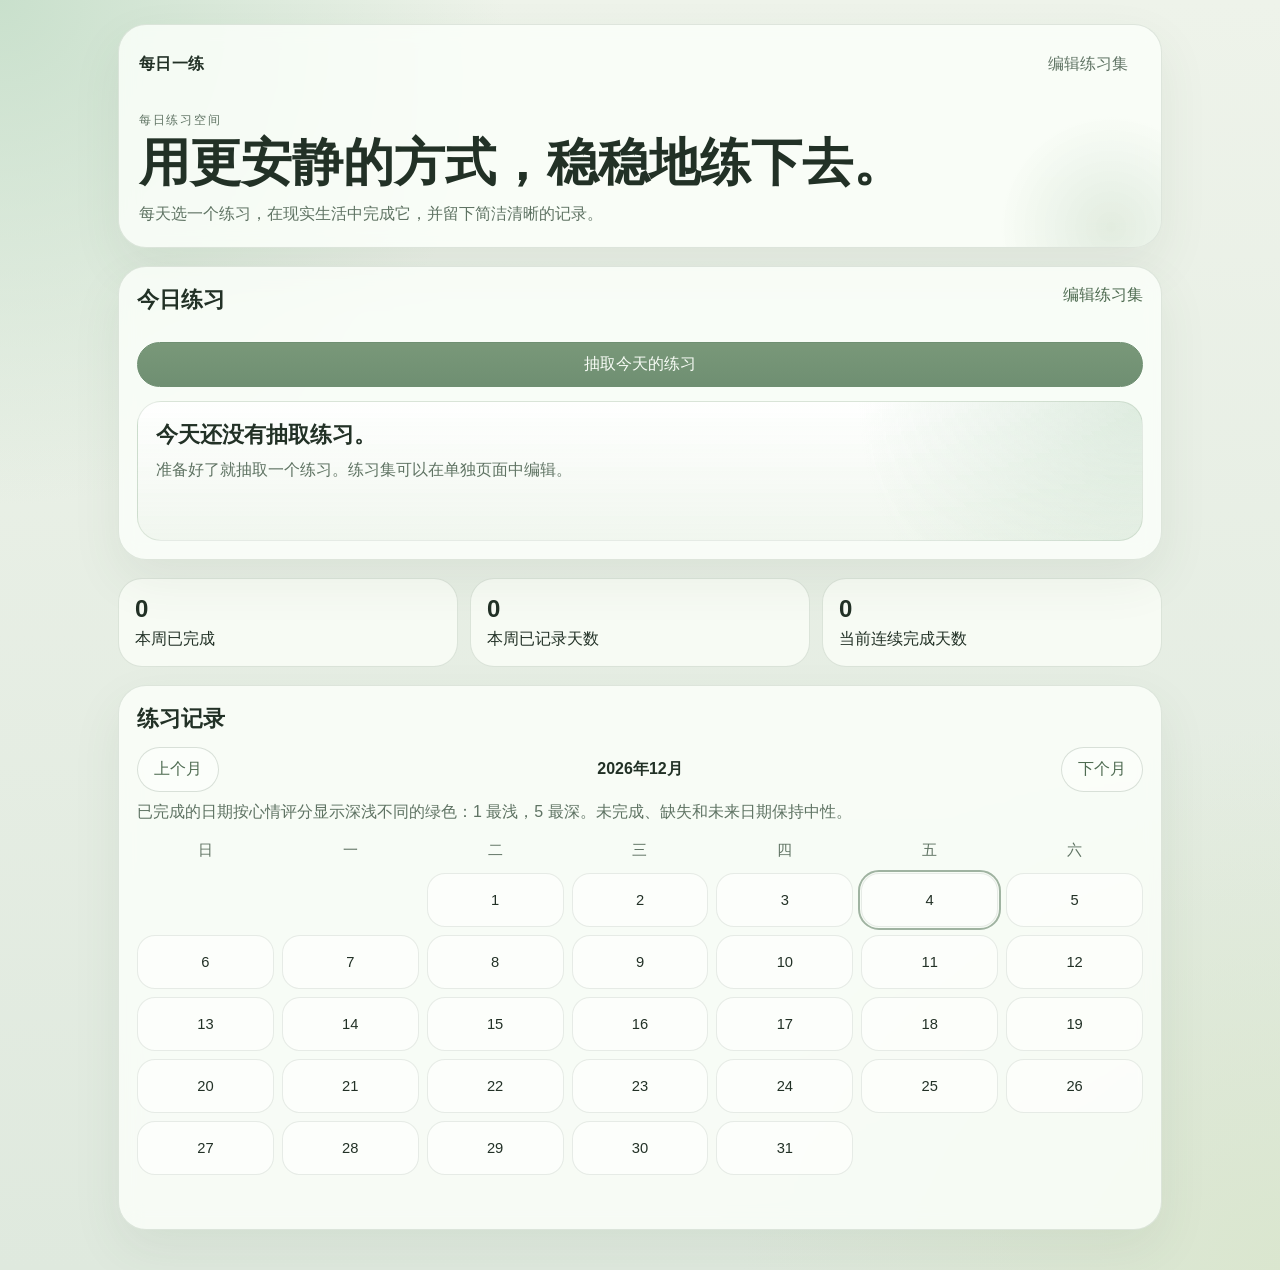
<file: index.html>
<!doctype html>
<html lang="zh-CN">
  <head>
    <meta charset="UTF-8" />
    <meta name="viewport" content="width=device-width, initial-scale=1.0" />
    <meta name="theme-color" content="#8ea889" />
    <meta name="apple-mobile-web-app-capable" content="yes" />
    <meta name="apple-mobile-web-app-status-bar-style" content="default" />
    <link rel="icon" href="icons/icon-192.png" sizes="192x192" />
    <link rel="apple-touch-icon" href="icons/icon-192.png" />
    <link rel="manifest" href="manifest.webmanifest" />
    <link rel="stylesheet" href="styles.css" />
    <title>每日一练</title>
  </head>
  <body data-page="home">
    <main class="app-shell">
      <header class="hero-panel">
        <nav class="top-nav" aria-label="Primary">
          <a class="brand" href="index.html">每日一练</a>
          <a class="nav-link" href="manage.html">编辑练习集</a>
        </nav>
        <div class="hero-copy">
          <p class="eyebrow">每日练习空间</p>
          <h1>用更安静的方式，稳稳地练下去。</h1>
          <p class="hero-text">
            每天选一个练习，在现实生活中完成它，并留下简洁清晰的记录。
          </p>
        </div>
      </header>

      <section class="card practice-card" aria-labelledby="today-title">
        <div class="section-heading">
          <h2 id="today-title">今日练习</h2>
          <a class="text-link" href="manage.html">编辑练习集</a>
        </div>
        <button id="pick-exercise" type="button">抽取今天的练习</button>
        <div id="selected-exercise" class="selected"></div>
        <form id="log-form" class="stack hidden">
          <label for="mood-rating">心情评分（可选）</label>
          <select id="mood-rating">
            <option value="">不评分</option>
            <option value="1">1 - 很低落</option>
            <option value="2">2 - 偏低</option>
            <option value="3">3 - 平稳</option>
            <option value="4">4 - 不错</option>
            <option value="5">5 - 很好</option>
          </select>
          <textarea id="log-note" rows="3" placeholder="写下你想记录的感受或想法。"></textarea>
          <div class="row">
            <button id="mark-complete" type="button">已完成</button>
            <button id="mark-incomplete" type="button" class="ghost">未完成</button>
          </div>
        </form>
      </section>

      <section class="stats-grid" aria-label="进度概览">
        <div id="stats" class="stats"></div>
      </section>

      <section class="card" aria-labelledby="calendar-title">
        <div class="section-heading">
          <h2 id="calendar-title">练习记录</h2>
        </div>
        <div class="row between">
          <button id="prev-month" type="button" class="ghost">上个月</button>
          <strong id="month-label"></strong>
          <button id="next-month" type="button" class="ghost">下个月</button>
        </div>
        <div id="calendar-legend" class="legend muted"></div>
        <div id="calendar" class="calendar"></div>
        <div id="day-detail" class="muted detail-box"></div>
      </section>
    </main>

    <script src="app.js"></script>
  </body>
</html>
</file>
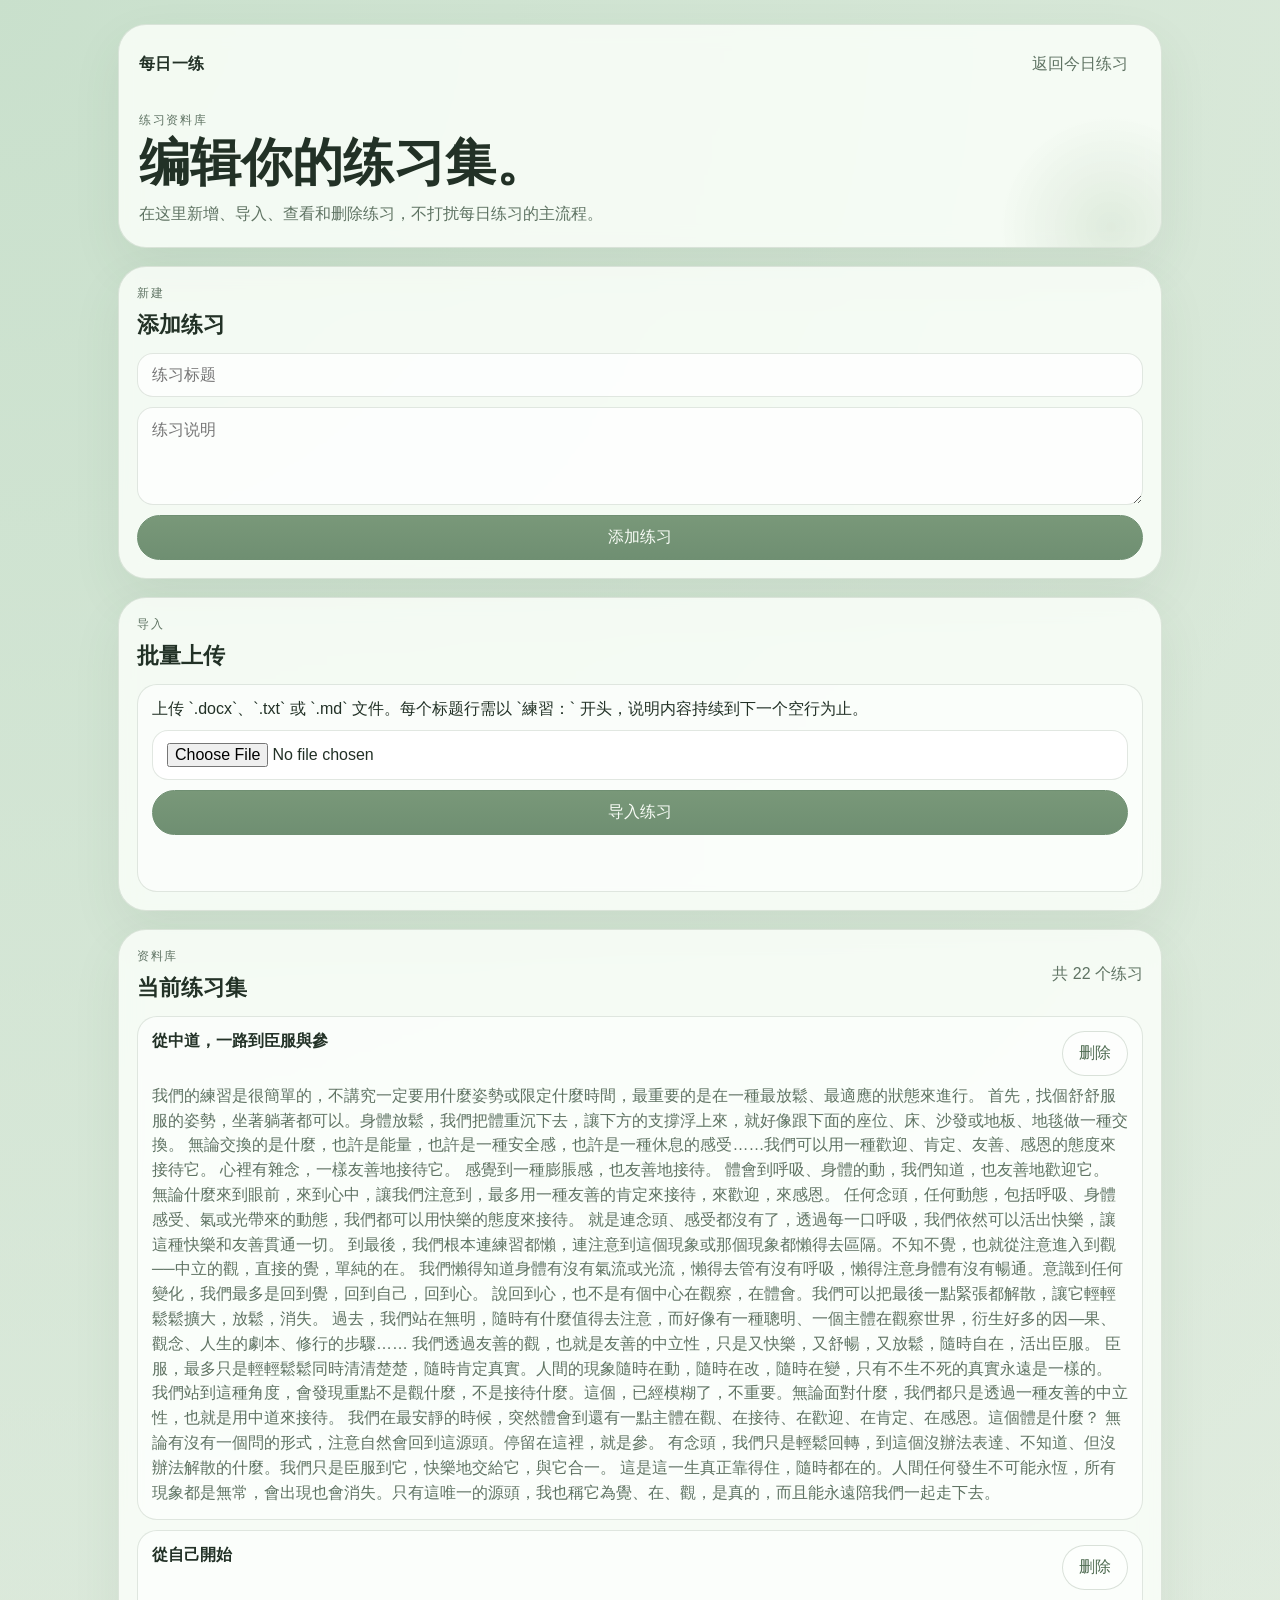
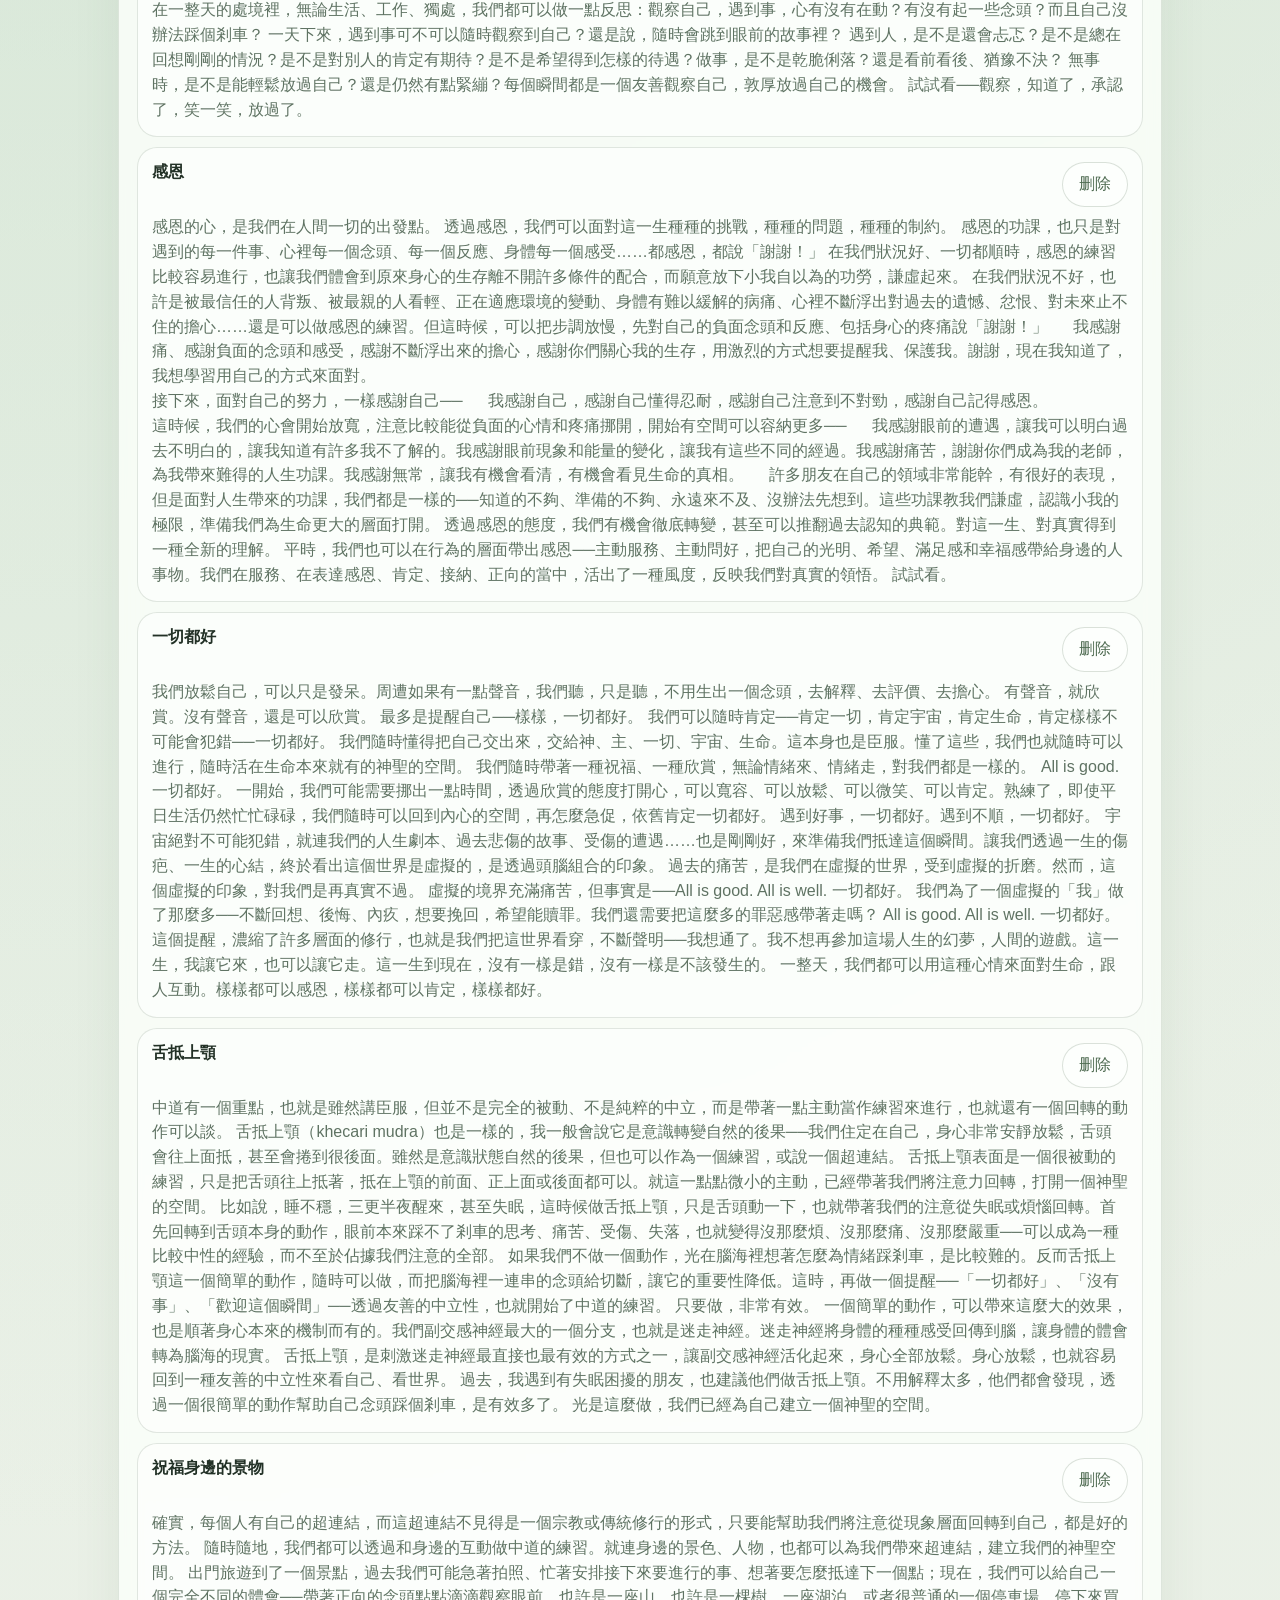
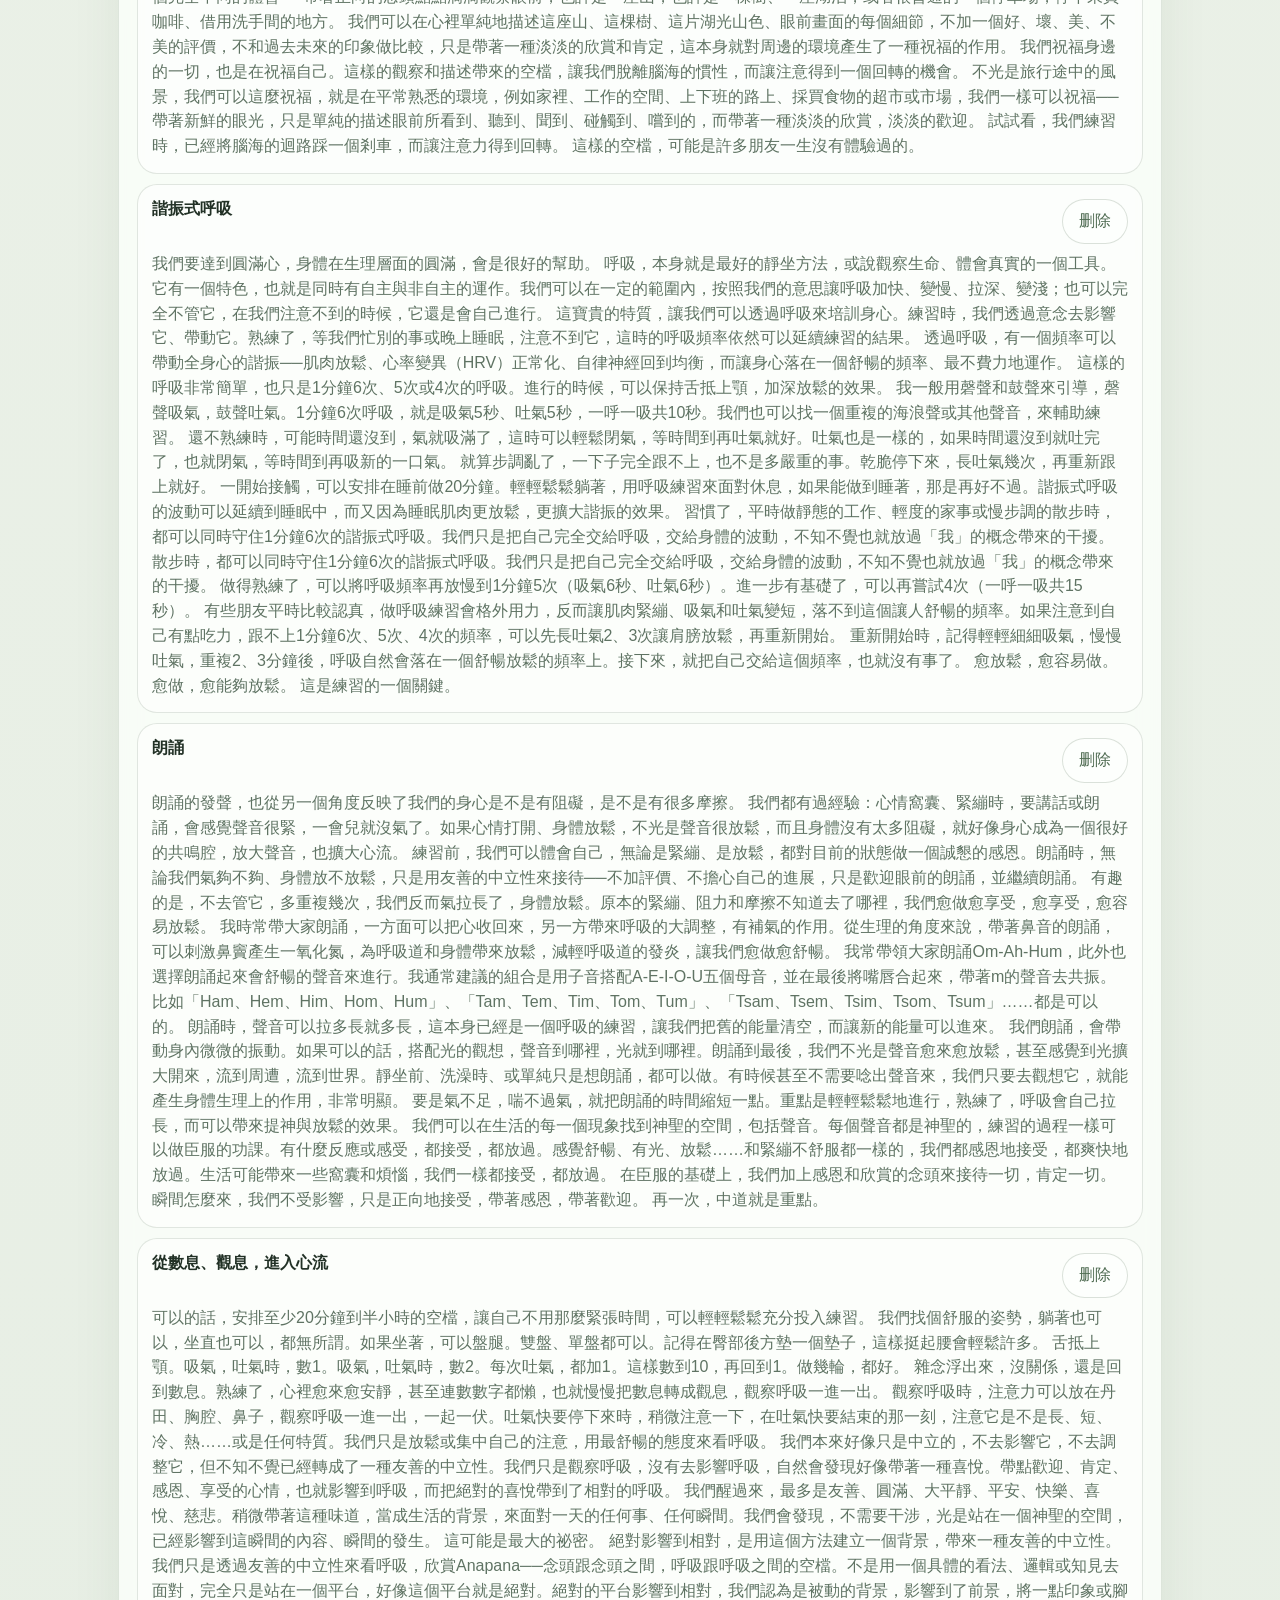
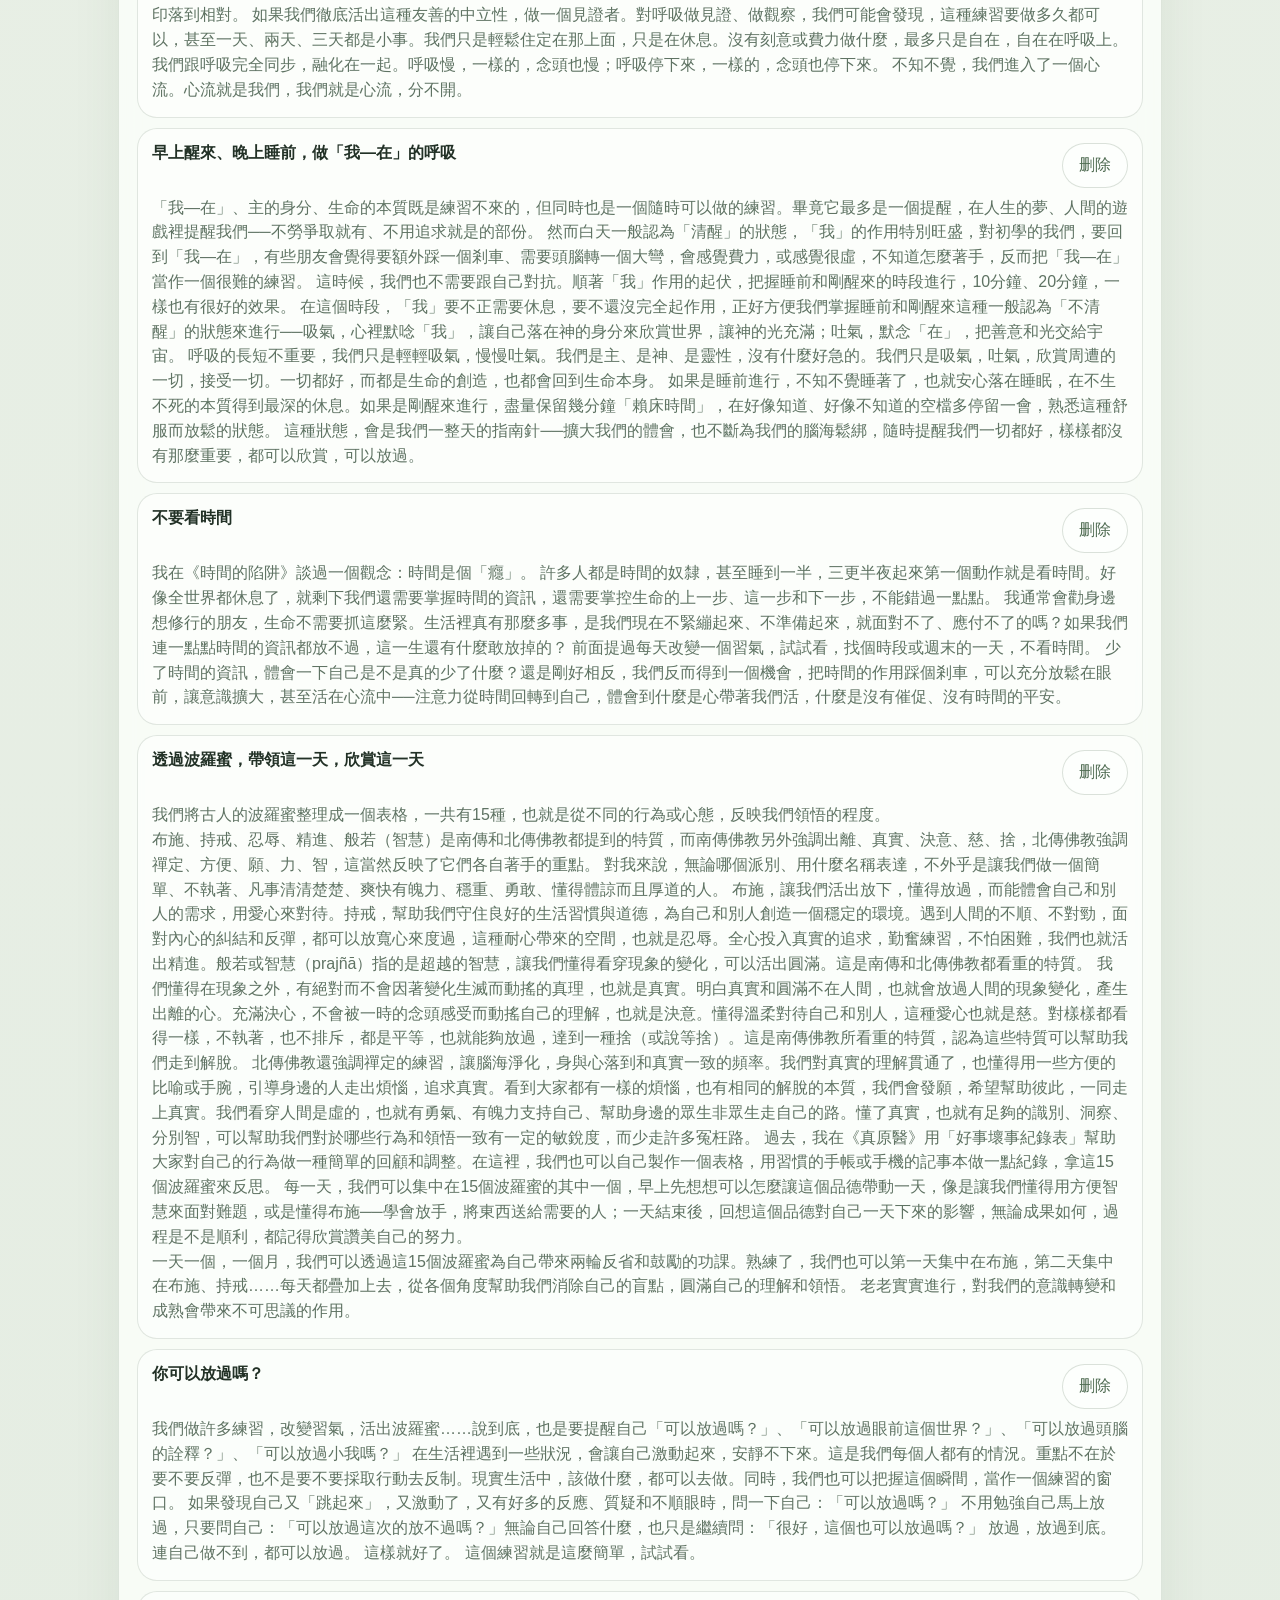
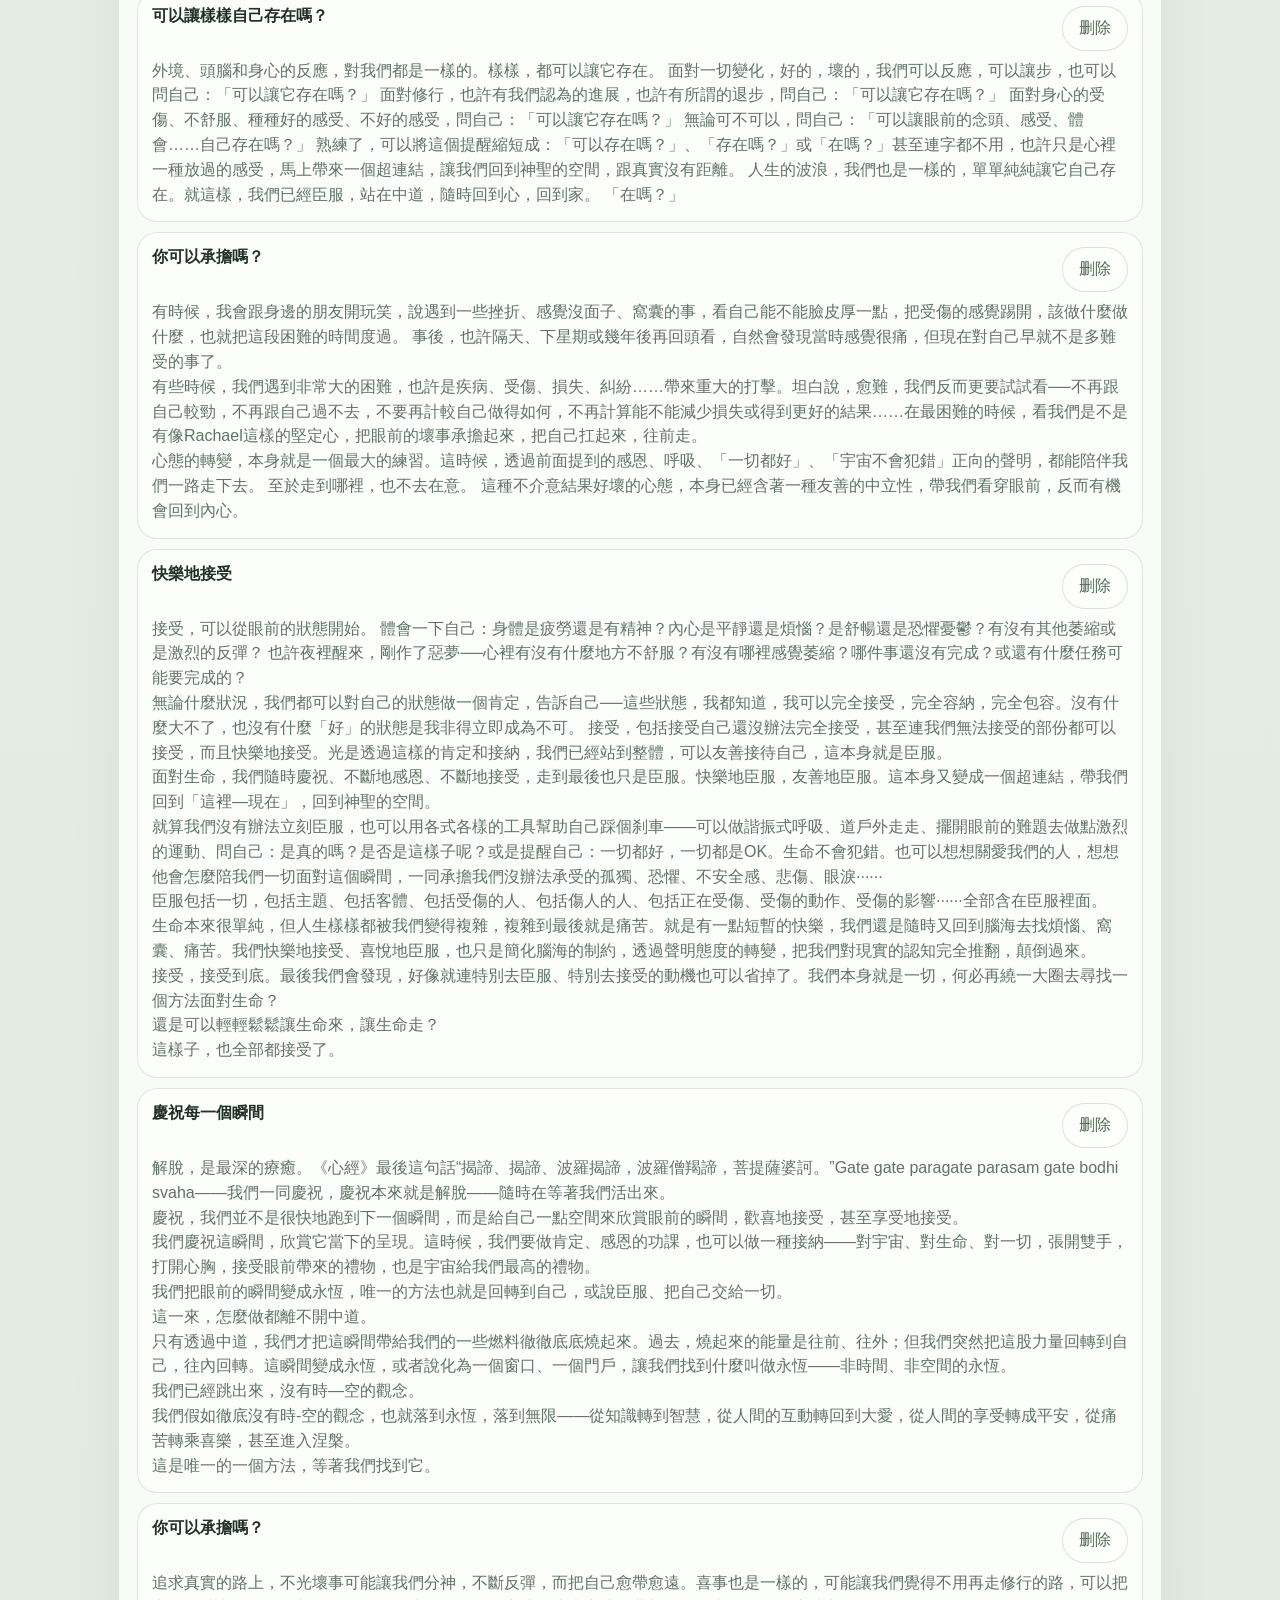
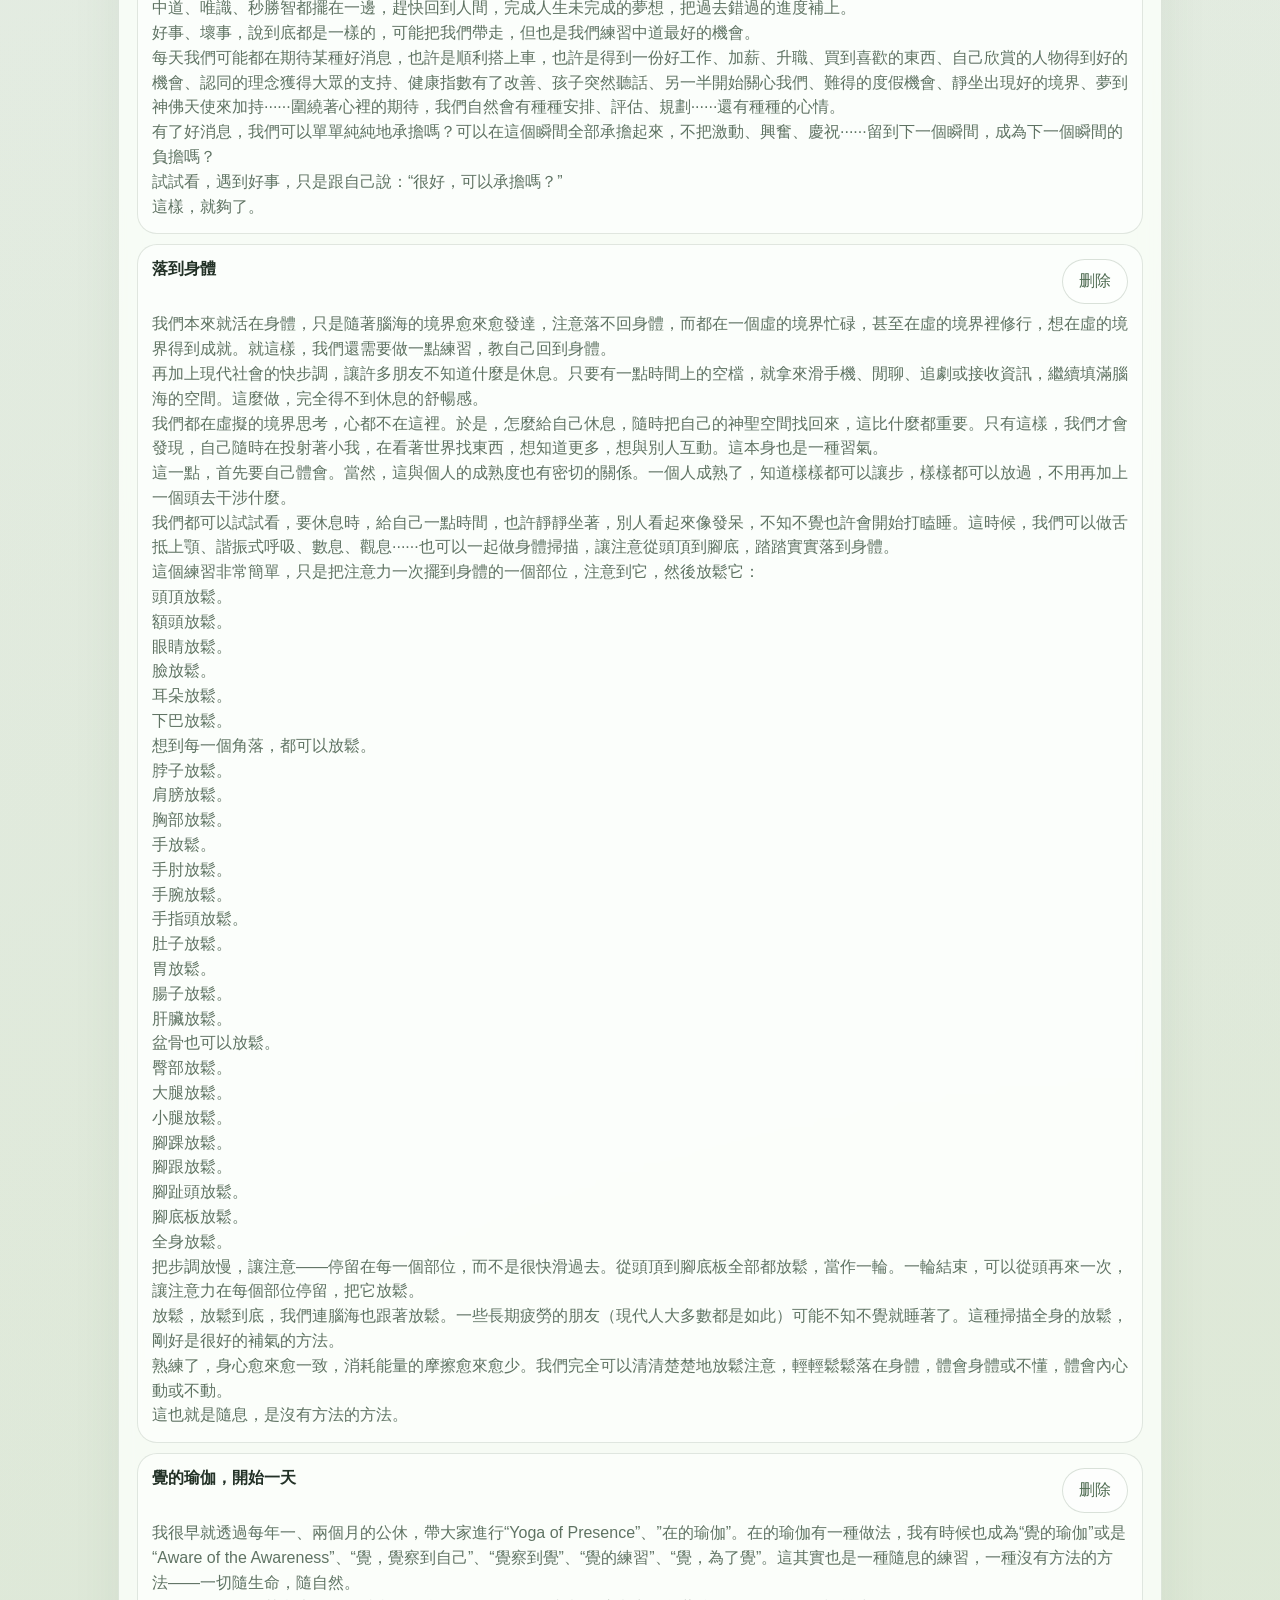
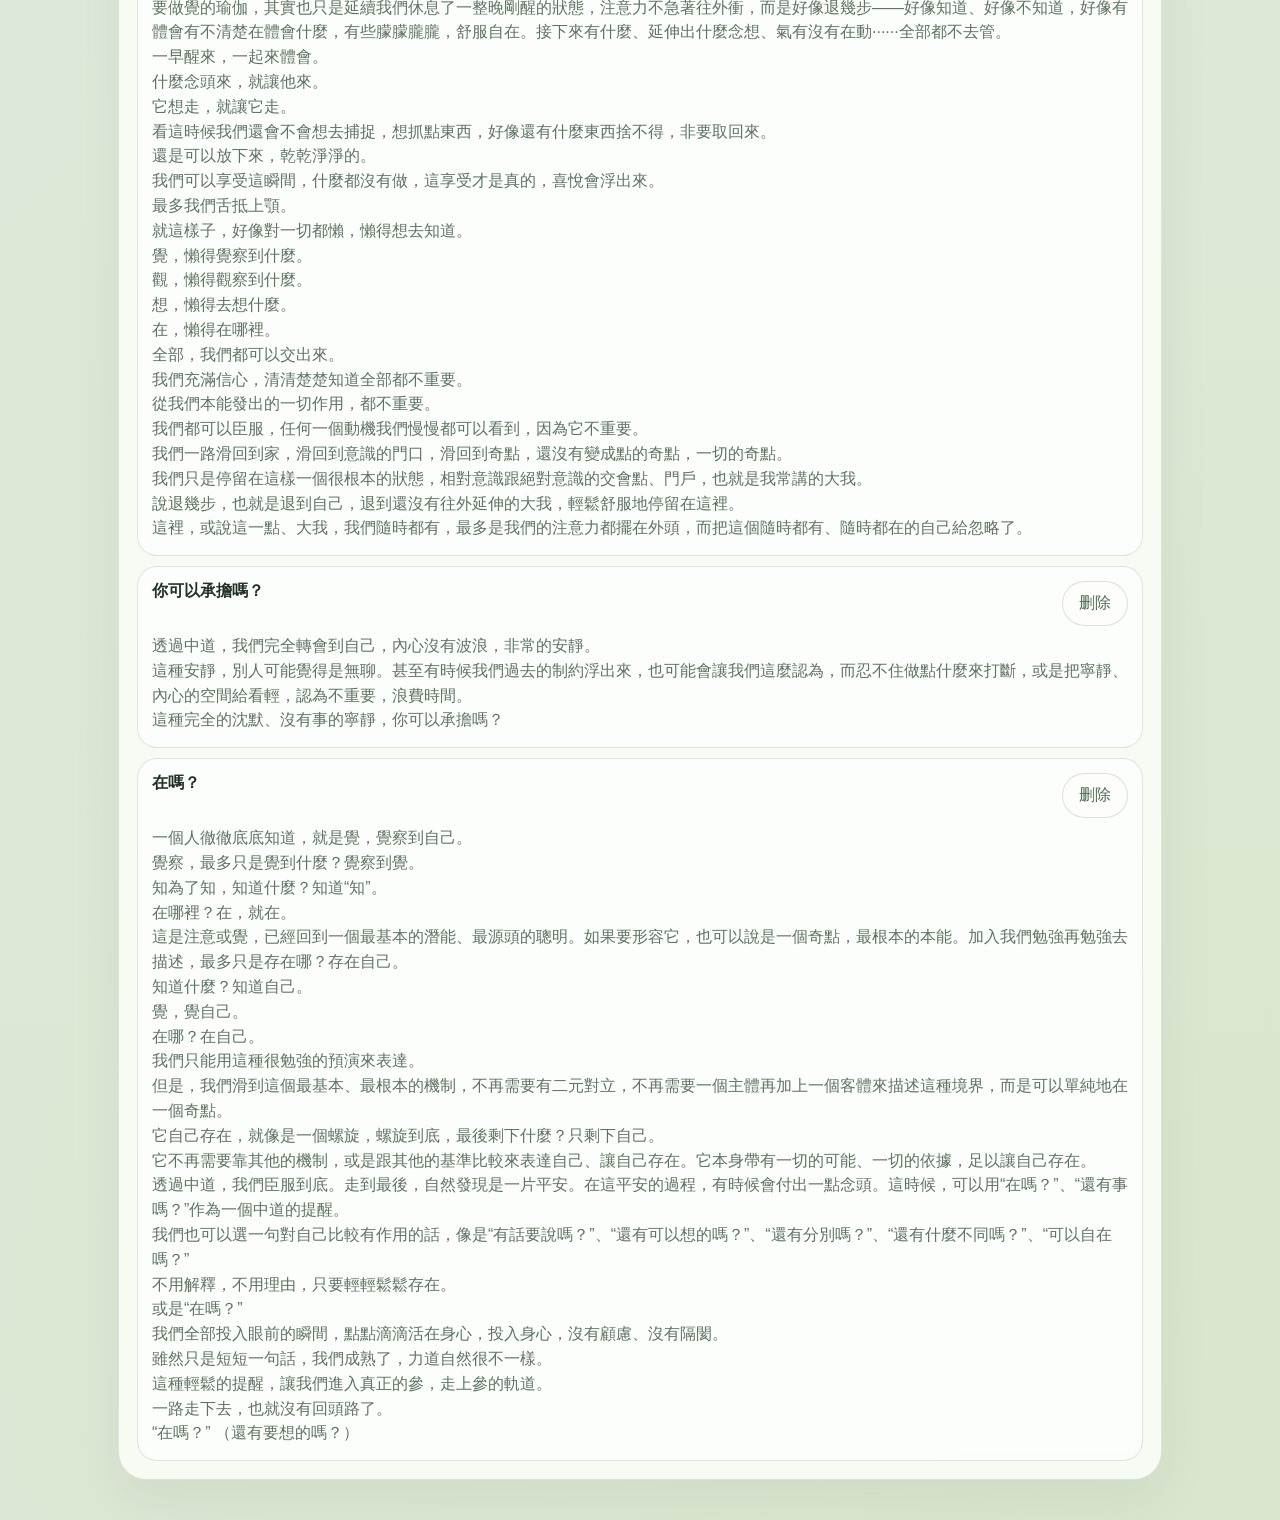
<file: manage.html>
<!doctype html>
<html lang="zh-CN">
  <head>
    <meta charset="UTF-8" />
    <meta name="viewport" content="width=device-width, initial-scale=1.0" />
    <meta name="theme-color" content="#8ea889" />
    <link rel="icon" href="icons/icon-192.png" sizes="192x192" />
    <link rel="apple-touch-icon" href="icons/icon-192.png" />
    <link rel="manifest" href="manifest.webmanifest" />
    <link rel="stylesheet" href="styles.css" />
    <title>编辑练习集 | 每日一练</title>
  </head>
  <body data-page="manage">
    <main class="app-shell">
      <header class="hero-panel hero-compact">
        <nav class="top-nav" aria-label="Primary">
          <a class="brand" href="index.html">每日一练</a>
          <a class="nav-link" href="index.html">返回今日练习</a>
        </nav>
        <div class="hero-copy">
          <p class="eyebrow">练习资料库</p>
          <h1>编辑你的练习集。</h1>
          <p class="hero-text">
            在这里新增、导入、查看和删除练习，不打扰每日练习的主流程。
          </p>
        </div>
      </header>

      <section class="card" aria-labelledby="exercise-title">
        <div class="section-heading">
          <div>
            <p class="eyebrow">新建</p>
            <h2 id="exercise-title">添加练习</h2>
          </div>
        </div>
        <form id="exercise-form" class="stack">
          <input id="exercise-name" type="text" placeholder="练习标题" required />
          <textarea id="exercise-guidance" placeholder="练习说明" rows="4" required></textarea>
          <button type="submit">添加练习</button>
        </form>
      </section>

      <section class="card" aria-labelledby="import-title">
        <div class="section-heading">
          <div>
            <p class="eyebrow">导入</p>
            <h2 id="import-title">批量上传</h2>
          </div>
        </div>
        <div class="import-box stack">
          <label for="exercise-file">
            上传 `.docx`、`.txt` 或 `.md` 文件。每个标题行需以 `練習：` 开头，说明内容持续到下一个空行为止。
          </label>
          <input id="exercise-file" type="file" accept=".docx,.txt,.md,.text" />
          <button id="import-exercises" type="button">导入练习</button>
          <p id="import-status" class="status"></p>
        </div>
      </section>

      <section class="card" aria-labelledby="library-title">
        <div class="section-heading">
          <div>
            <p class="eyebrow">资料库</p>
            <h2 id="library-title">当前练习集</h2>
          </div>
          <p id="exercise-count" class="muted"></p>
        </div>
        <ul id="exercise-list" class="exercise-list"></ul>
      </section>
    </main>

    <script src="app.js"></script>
  </body>
</html>
</file>
<file: styles.css>
:root {
  --bg: #eef3ea;
  --bg-deep: #dfe9de;
  --card: rgba(252, 255, 250, 0.82);
  --line: rgba(97, 122, 98, 0.18);
  --text: #223126;
  --muted: #5f7363;
  --accent: #6f8f72;
  --accent-strong: #4e6b51;
  --accent-soft: #dce9d8;
  --shadow: 0 20px 50px rgba(65, 85, 64, 0.08);
}

* {
  box-sizing: border-box;
}

html {
  min-height: 100%;
}

body {
  margin: 0;
  min-height: 100vh;
  font-family: "Avenir Next", "Segoe UI", sans-serif;
  color: var(--text);
  background:
    radial-gradient(circle at top left, rgba(197, 222, 201, 0.9), transparent 28%),
    radial-gradient(circle at bottom right, rgba(218, 230, 206, 0.95), transparent 30%),
    linear-gradient(180deg, var(--bg) 0%, var(--bg-deep) 100%);
}

a {
  color: inherit;
}

.app-shell {
  max-width: 1080px;
  margin: 0 auto;
  padding: 24px 18px 40px;
  display: grid;
  gap: 18px;
}

.hero-panel,
.card {
  border: 1px solid var(--line);
  border-radius: 28px;
  background: var(--card);
  box-shadow: var(--shadow);
  backdrop-filter: blur(10px);
}

.hero-panel {
  padding: 20px;
  overflow: hidden;
  position: relative;
}

.hero-panel::after {
  content: "";
  position: absolute;
  inset: auto -60px -90px auto;
  width: 220px;
  height: 220px;
  border-radius: 50%;
  background: radial-gradient(circle, rgba(154, 185, 149, 0.24) 0%, transparent 72%);
  pointer-events: none;
}

.hero-compact {
  min-height: 0;
}

.top-nav {
  display: flex;
  justify-content: space-between;
  align-items: center;
  gap: 12px;
  flex-wrap: wrap;
}

.nav-actions {
  display: flex;
  gap: 8px;
  flex-wrap: wrap;
}

.brand {
  font-weight: 600;
  letter-spacing: 0.02em;
  text-decoration: none;
}

.nav-link {
  text-decoration: none;
  color: var(--muted);
  padding: 8px 12px;
  border-radius: 999px;
  border: 1px solid transparent;
}

.nav-link.is-active {
  color: var(--text);
  border-color: rgba(90, 118, 91, 0.18);
  background: rgba(255, 255, 255, 0.45);
}

.hero-copy {
  margin-top: 28px;
  max-width: 100%;
}

.eyebrow {
  margin: 0 0 8px;
  font-size: 0.76rem;
  letter-spacing: 0.14em;
  text-transform: uppercase;
  color: var(--muted);
}

h1 {
  margin: 0;
  font-size: clamp(2.1rem, 5vw, 3.2rem);
  line-height: 1.02;
  font-weight: 600;
}

h2 {
  margin: 0;
  font-size: 1.35rem;
  font-weight: 600;
}

.hero-text,
.muted,
.status {
  color: var(--muted);
}

.hero-text {
  margin: 12px 0 0;
  max-width: 100%;
  font-size: 1rem;
  line-height: 1.6;
}

.card {
  padding: 18px;
}

.section-heading {
  display: flex;
  justify-content: space-between;
  align-items: start;
  gap: 12px;
  margin-bottom: 14px;
}

.text-link {
  color: var(--accent-strong);
  text-decoration: none;
}

.row {
  display: flex;
  gap: 10px;
  flex-wrap: wrap;
  align-items: center;
}

.between {
  justify-content: space-between;
}

.stack {
  display: grid;
  gap: 10px;
}

input,
textarea,
select,
button {
  font: inherit;
}

input,
textarea,
select {
  width: 100%;
  border: 1px solid rgba(97, 122, 98, 0.18);
  background: rgba(255, 255, 255, 0.78);
  color: var(--text);
  border-radius: 16px;
  padding: 12px 14px;
  transition: border-color 0.2s ease, box-shadow 0.2s ease;
}

input:focus,
textarea:focus,
select:focus {
  outline: none;
  border-color: rgba(79, 111, 83, 0.5);
  box-shadow: 0 0 0 4px rgba(111, 143, 114, 0.12);
}

button {
  border: 1px solid var(--accent);
  background: linear-gradient(180deg, #799879 0%, var(--accent) 100%);
  color: #f8fcf6;
  border-radius: 999px;
  padding: 11px 16px;
  cursor: pointer;
  transition: transform 0.15s ease, background 0.2s ease;
}

button:hover {
  transform: translateY(-1px);
  background: linear-gradient(180deg, #6d8a6d 0%, var(--accent-strong) 100%);
}

button.ghost {
  background: rgba(255, 255, 255, 0.45);
  color: var(--accent-strong);
  border-color: rgba(90, 118, 91, 0.22);
}

.practice-card {
  display: grid;
  gap: 14px;
}

.selected {
  min-height: 140px;
  padding: 18px;
  border-radius: 24px;
  border: 1px solid rgba(111, 143, 114, 0.18);
  background:
    radial-gradient(circle at top right, rgba(191, 217, 194, 0.5), transparent 28%),
    linear-gradient(180deg, rgba(255, 255, 255, 0.84) 0%, rgba(240, 246, 238, 0.96) 100%);
}

.selected strong {
  display: block;
  font-size: 1.35rem;
  margin-bottom: 8px;
}

.selected p {
  margin: 0;
  line-height: 1.65;
  color: var(--muted);
}

.hidden {
  display: none;
}

.stats-grid {
  display: block;
}

.stats {
  display: grid;
  grid-template-columns: repeat(3, minmax(0, 1fr));
  gap: 12px;
}

.stats .item {
  border: 1px solid var(--line);
  border-radius: 24px;
  padding: 16px;
  background: rgba(252, 255, 250, 0.74);
}

.stats .value {
  display: block;
  margin-bottom: 6px;
  font-size: 1.5rem;
  font-weight: 600;
}

.legend {
  margin: 10px 0 0;
}

.calendar {
  margin-top: 14px;
  display: grid;
  grid-template-columns: repeat(7, minmax(0, 1fr));
  gap: 8px;
}

.day-name,
.day {
  min-height: 54px;
  display: flex;
  align-items: center;
  justify-content: center;
  border-radius: 18px;
  text-align: center;
  font-size: 0.92rem;
}

.day-name {
  min-height: 28px;
  color: var(--muted);
}

.day {
  border: 1px solid rgba(97, 122, 98, 0.14);
  background: rgba(255, 255, 255, 0.55);
  color: var(--text);
}

.day.empty {
  border: 0;
  background: transparent;
}

.day.complete-1 {
  background: #edf5e6;
}

.day.complete-2 {
  background: #d9ebcf;
}

.day.complete-3 {
  background: #c1deba;
}

.day.complete-4 {
  background: #9ecb98;
}

.day.complete-5 {
  background: #6fa06f;
  color: #f8fcf6;
}

.day.complete-unrated {
  background: #dfead8;
}

.day.today {
  outline: 2px solid rgba(79, 111, 83, 0.52);
  outline-offset: 1px;
}

.detail-box {
  margin-top: 12px;
  min-height: 24px;
}

.import-box,
.exercise-list li {
  border: 1px solid var(--line);
  border-radius: 20px;
  background: rgba(255, 255, 255, 0.58);
}

.import-box {
  padding: 14px;
}

.exercise-list {
  list-style: none;
  margin: 0;
  padding: 0;
  display: grid;
  gap: 10px;
}

.exercise-list li {
  padding: 14px;
}

.exercise-list li .top {
  display: flex;
  justify-content: space-between;
  gap: 8px;
  align-items: start;
}

.exercise-list li p {
  margin: 8px 0 0;
  color: var(--muted);
  line-height: 1.55;
  white-space: pre-wrap;
}

@media (max-width: 720px) {
  .app-shell {
    padding: 14px 12px 28px;
  }

  .hero-panel,
  .card {
    border-radius: 24px;
  }

  .hero-copy {
    margin-top: 20px;
  }

  .stats {
    grid-template-columns: 1fr;
  }

  .calendar {
    gap: 6px;
  }

  .day-name,
  .day {
    min-height: 44px;
    border-radius: 14px;
    font-size: 0.82rem;
  }
}
</file>
